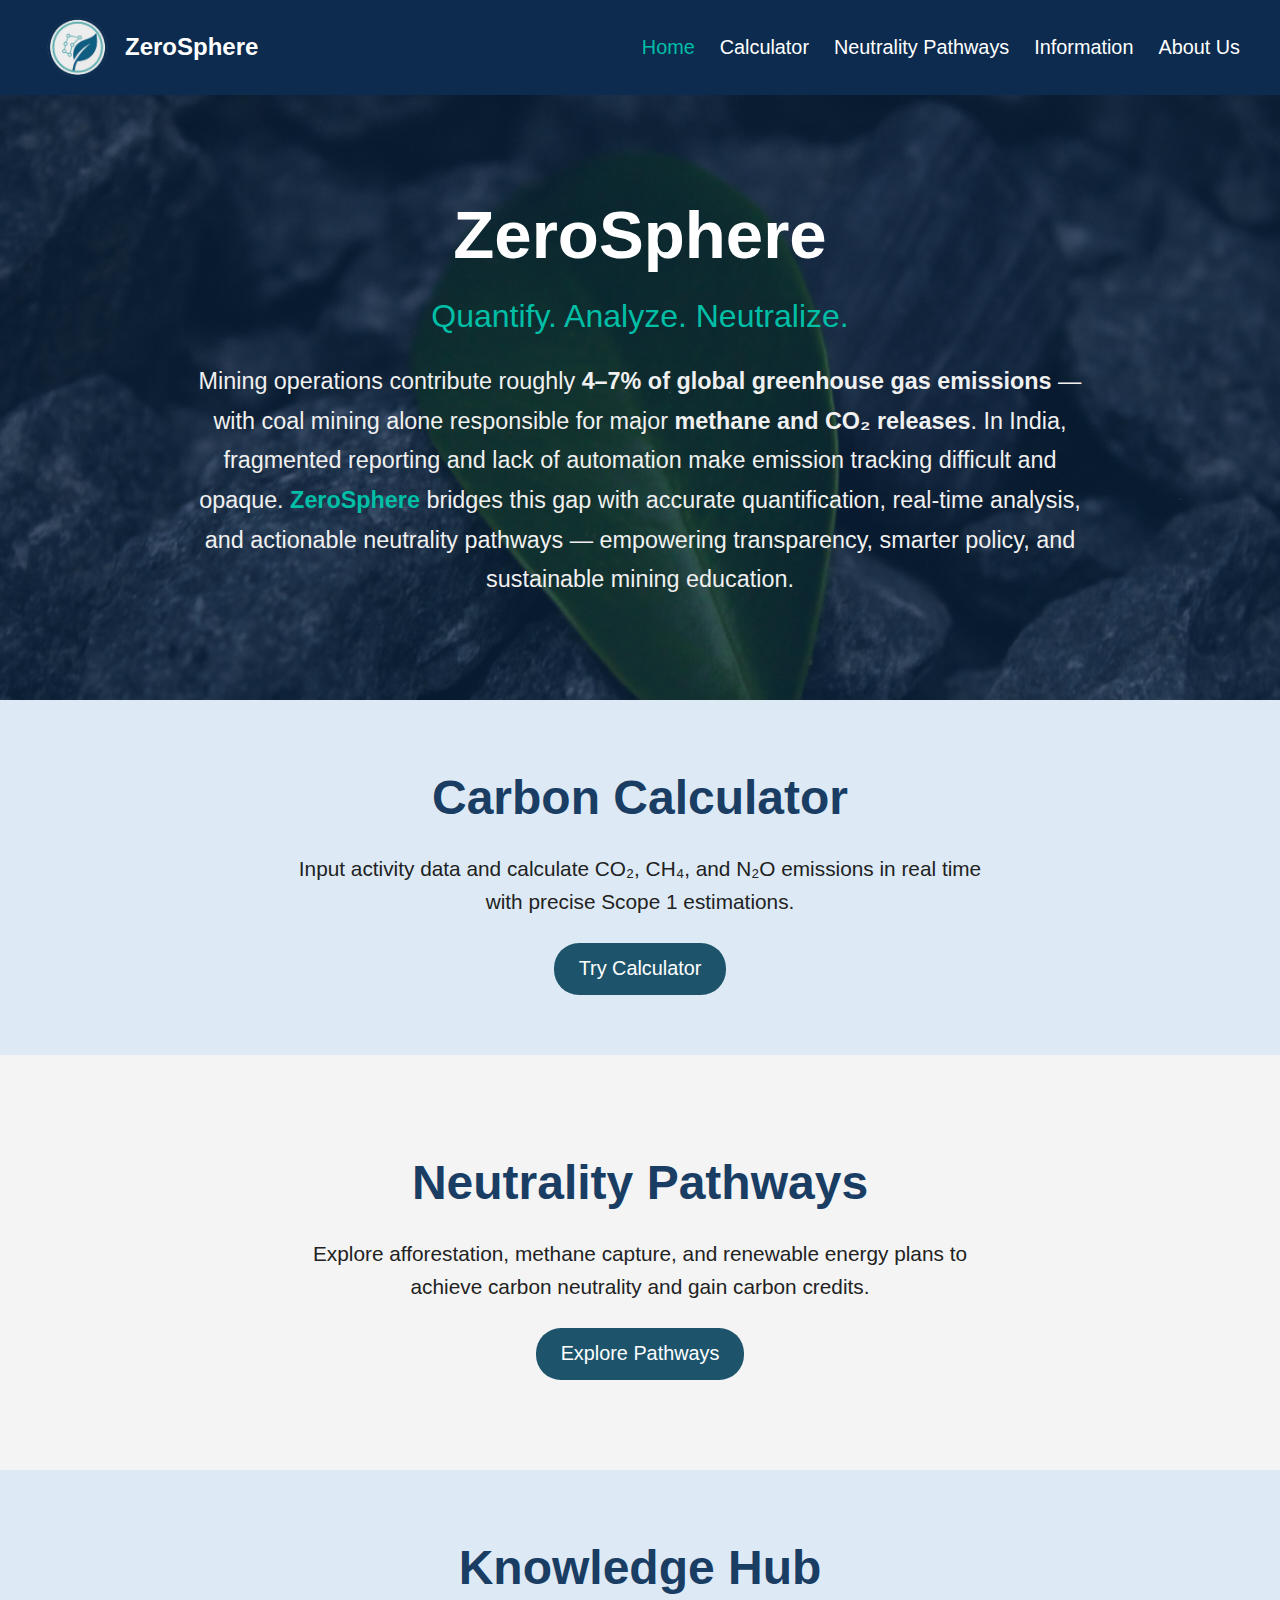
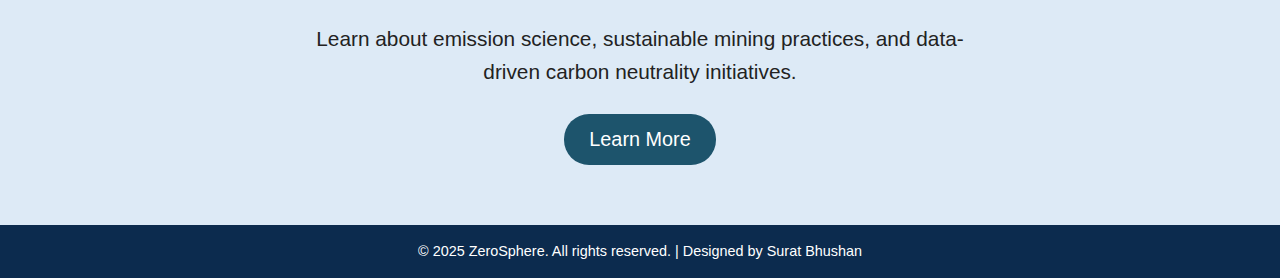
<file: index.html>
<!DOCTYPE html>
<html lang="en">
<head>
  <meta charset="UTF-8" />
  <meta name="viewport" content="width=device-width, initial-scale=1.0" />
  <title>ZeroSphere | Quantify. Analyze. Neutralize.</title>
  <link rel="stylesheet" href="css/style.css" />
</head>

<body>
  <!-- Navbar -->
  <header class="navbar">
    <div class="logo-section">
      <img src="./images/logo.png" alt="ZeroSphere Logo" class="logo" />
      <h1 class="site-name">ZeroSphere</h1>
    </div>
    <nav>
      <ul class="nav-links">
        <li><a href="index.html" class="active">Home</a></li>
        <li><a href="calculator.html">Calculator</a></li>
        <li><a href="pathways.html">Neutrality Pathways</a></li>
        <li><a href="info.html">Information</a></li>
        <li><a href="#">About Us</a></li>
      </ul>
    </nav>
  </header>

  <!-- Hero Section -->
  <section class="hero">
    <div class="hero-content">
      <h1>ZeroSphere</h1>
      <p class="tagline">Quantify. Analyze. Neutralize.</p>
      <p class="intro">
        Mining operations contribute roughly <strong>4–7% of global greenhouse gas emissions</strong> — with coal mining
        alone responsible for major <strong>methane and CO₂ releases</strong>.  
        In India, fragmented reporting and lack of automation make emission tracking difficult and opaque.  
        <span class="highlight">ZeroSphere</span> bridges this gap with accurate quantification, real-time analysis, and 
        actionable neutrality pathways — empowering transparency, smarter policy, and sustainable mining education.
      </p>
    </div>
  </section>

  <!-- Full-Width Feature Sections -->
  <section class="features">
    <div class="feature">
      <h2>Carbon Calculator</h2>
      <p>Input activity data and calculate CO₂, CH₄, and N₂O emissions in real time with precise Scope 1 estimations.</p>
      <a href="calculator.html" class="btn">Try Calculator</a>
    </div>

    <div class="feature">
      <h2>Neutrality Pathways</h2>
      <p>Explore afforestation, methane capture, and renewable energy plans to achieve carbon neutrality and gain carbon credits.</p>
      <a href="pathways.html" class="btn">Explore Pathways</a>
    </div>

    <div class="feature">
      <h2>Knowledge Hub</h2>
      <p>Learn about emission science, sustainable mining practices, and data-driven carbon neutrality initiatives.</p>
      <a href="info.html" class="btn">Learn More</a>
    </div>
  </section>

  <!-- Footer -->
  <footer>
    <p>© 2025 ZeroSphere. All rights reserved. | Designed by Surat Bhushan</p>
  </footer>
</body>
</html>
</file>
<file: css/style.css>
/* ================================
   ZeroSphere - style.css
   ================================ */

/* Global Colors */
:root {
  --dark-blue: #0c2b4e;
  --mid-blue: #1a3d64;
  --light-blue: #1d546c;
  --off-white: #f4f4f4;
  --accent: #00bfa6; /* Bright green-blue accent */
}

/* Reset and Base Styles */
* {
  margin: 0;
  padding: 0;
  box-sizing: border-box;
}

body {
  font-family: "Poppins", sans-serif;
  background-color: var(--off-white);
  color: #222;
  line-height: 1.6;
}

/* ================================
   Navbar
   ================================ */
.navbar {
  display: flex;
  justify-content: space-between;
  align-items: center;
  background-color: var(--dark-blue);
  color: white;
  padding: 10px 40px;
  position: sticky;
  top: 0;
  z-index: 1000;
  font-size: 1.25rem;
}

.logo-section {
  display: flex;
  align-items: center;
}

.logo {
  height: 75px;
  width: auto;
  margin-right: 10px;
}

.site-name {
  font-size: 1.5rem;
  font-weight: 600;
}

.nav-links {
  list-style: none;
  display: flex;
  gap: 25px;
}

.nav-links a {
  text-decoration: none;
  color: white;
  font-weight: 500;
  transition: color 0.3s ease;
}

.nav-links a:hover,
.nav-links a.active {
  color: var(--accent);
}

/* ================================
   Hero Section (Home)
   ================================ */
.hero {
  background: linear-gradient(
      rgba(12, 43, 78, 0.6),
      rgba(12, 43, 78, 0.6)
    ),
    url("../images/banner.jpg") center/cover no-repeat;
  color: white;
  text-align: center;
  padding: 100px 20px;
}

.hero h1 {
  font-size: 5rem;
  margin-bottom: 10px;
}

.tagline {
  font-size: 2rem;
  margin-bottom: 25px;
  color: var(--accent);
}

.intro {
  max-width: 850px;
  margin: 0 auto;
  font-size: 1.5rem;
}

.highlight {
  color: var(--accent);
  font-weight: 600;
}

/* ================================
   Features Section
   ================================ */
.features {
  display: flex;
  flex-direction: column;
  align-items: stretch;
  gap: 30px;
  padding: 0px;
}

/* First feature - light blue */
.feature:nth-child(1) {
  background-color: #ddeaf6;
}

/* Second feature - off white */
.feature:nth-child(2) {
  background-color: var(--off-white);
}

/* Third feature - light blue again */
.feature:nth-child(3) {
  background-color: #ddeaf6;
}

.feature {
  border-radius: 0;
  padding: 60px 20px;
  text-align: center;
  width: 100%;
  box-shadow: none;
  transition: background-color 0.3s ease;
}

.feature h2 {
  color: var(--mid-blue);
  margin-bottom: 15px;
  font-size: 3rem;
}

.feature p {
  max-width: 700px;
  margin: 0 auto 15px;
  font-size: 1.5rem;
}

/* Buttons */
.btn {
  display: inline-block;
  background-color: var(--light-blue);
  color: white;
  padding: 10px 25px;
  border-radius: 25px;
  margin-top: 10px;
  text-decoration: none;
  transition: background-color 0.3s ease;
  font-size: 1.5rem;
}

.btn:hover {
  background-color: var(--accent);
}

/* ================================
   Footer
   ================================ */
footer {
  background-color: var(--dark-blue);
  color: white;
  text-align: center;
  padding: 15px;
  font-size: 1rem;
}

/* ===========================================================
   CALCULATOR PAGE ADDITIONS
   =========================================================== */

/* ---------- Calculator Hero Section ---------- */
.calculator-hero {
  background: linear-gradient(
      rgba(12, 43, 78, 0.6),
      rgba(12, 43, 78, 0.6)
    ),
    url("../images/calculator-banner.jpg")center/cover no-repeat;
  color: white;
  text-align: center;
  padding: 100px 20px;
}

.calculator-hero h1 {
  font-size: 5rem;
  margin-bottom: 20px;
}

.calculator-hero .hero-subtext {
  max-width: 850px;
  margin: 0 auto;
  font-size: 1.5rem;
  line-height: 1.8;
}

/* ---------- Calculator Sections (Common Layout) ---------- */
.calculator-section {
  padding: 60px 20px;
  text-align: center;
}

.light-bg {
  background-color: #ddeaf6;
}

.alt-bg {
  background-color: var(--off-white);
}

.calculator-section h2 {
  font-size: 3rem;
  color: var(--mid-blue);
  margin-bottom: 15px;
}

.section-intro {
  font-size: 1.4rem;
  max-width: 850px;
  margin: 0 auto 40px;
  color: #333;
}

/* ---------- Input Grid ---------- */
.input-grid {
  display: grid;
  grid-template-columns: repeat(2, 1fr);
  gap: 25px 40px;
  max-width: 800px;
  margin: 0 auto 30px;
}

.form-field {
  display: flex;
  flex-direction: column;
  align-items: flex-start;
  text-align: left;
}

.form-field label {
  font-weight: 500;
  margin-bottom: 8px;
  color: var(--mid-blue);
  font-size: 1.2rem;
}

.form-field input {
  width: 100%;
  padding: 10px 15px;
  border: 2px solid var(--mid-blue);
  border-radius: 10px;
  font-size: 1.1rem;
  outline: none;
  transition: border-color 0.3s ease;
}

.form-field input:focus {
  border-color: var(--accent);
}

/* ---------- Calculation Buttons & Results ---------- */
.calc-btn {
  font-size: 1.4rem;
  padding: 10px 30px;
  margin-top: 20px;
}

.result-display {
  margin-top: 20px;
  font-size: 1.5rem;
  color: var(--dark-blue);
}

.result-display span {
  color: var(--accent);
  font-weight: 600;
}

/* ---------- Charts & Visualization ---------- */
.charts-container {
  display: flex;
  flex-direction: column;
  align-items: center;
  gap: 60px;
  margin-top: 40px;
}

.chart-box {
  background: white;
  border-radius: 15px;
  padding: 30px 20px;
  box-shadow: 0 2px 8px rgba(0, 0, 0, 0.1);
  width: 90%;
  max-width: 800px;
}

.chart-box h3 {
  color: var(--mid-blue);
  font-size: 1.8rem;
  margin-bottom: 20px;
}

.checkbox-group {
  display: flex;
  justify-content: center;
  gap: 20px;
  margin-bottom: 15px;
  font-size: 1.2rem;
}

.checkbox-group label {
  color: var(--dark-blue);
}

/* ---------- Download Button ---------- */
.download-section {
  margin-top: 40px;
}

.download-btn {
  font-size: 1.4rem;
  padding: 12px 35px;
}
/* ---------- Hero Section for Calculator Page ---------- */
.hero-calculator {
  background: linear-gradient(
      rgba(12, 43, 78, 0.65),
      rgba(12, 43, 78, 0.65)
    ),
    url("./") center/cover no-repeat;
  color: white;
  text-align: center;
  padding: 100px 20px;
}

.hero-calculator h1 {
  font-size: 5rem;
  margin-bottom: 10px;
}

.hero-calculator .tagline {
  font-size: 2rem;
  margin-bottom: 20px;
  color: var(--accent);
  font-weight: 500;
}

.hero-calculator .intro {
  max-width: 900px;
  margin: 0 auto;
  font-size: 1.5rem;
  line-height: 1.8;
  color: #f9f9f9;
}

/* ===========================================================
   CARBON NEUTRALITY PATHWAYS PAGE ADDITIONS
   =========================================================== */

/* ---------- Hero Section ---------- */
.hero-pathways {
  background: linear-gradient(
      rgba(12, 43, 78, 0.65),
      rgba(12, 43, 78, 0.65)
    ),
    url("../images/pathways-banner.jpg") center/cover no-repeat;
  color: white;
  text-align: center;
  padding: 100px 20px;
}

.hero-pathways h1 {
  font-size: 5rem;
  margin-bottom: 10px;
}

.hero-pathways .tagline {
  font-size: 2rem;
  color: var(--accent);
  margin-bottom: 20px;
}

.hero-pathways .intro {
  max-width: 900px;
  margin: 0 auto;
  font-size: 1.5rem;
  line-height: 1.8;
  color: #f9f9f9;
}

/* ---------- Pathways Section Layout ---------- */
.pathways-section {
  padding: 60px 20px;
  text-align: center;
}

.pathways-section h2 {
  font-size: 3rem;
  color: var(--mid-blue);
  margin-bottom: 15px;
}

.pathways-section .section-intro {
  font-size: 1.4rem;
  max-width: 850px;
  margin: 0 auto 40px;
  color: #333;
}

/* ---------- Method Blocks (Afforestation, Methane, Renewable) ---------- */
.methods-container {
  display: flex;
  flex-direction: column;
}

.method-block {
  position: relative;
  background-size: cover;
  background-position: center;
  color: white;
  min-height: 400px;
  display: flex;
  align-items: center;
  justify-content: center;
}

.method-block .overlay {
  background: rgba(0, 0, 0, 0.55);
  padding: 60px 20px;
  text-align: center;
  width: 100%;
}

.method-block h2 {
  font-size: 3rem;
  color: var(--accent);
  margin-bottom: 15px;
}

.method-block p {
  font-size: 1.4rem;
  max-width: 800px;
  margin: 0 auto 20px;
}

.method-btn {
  font-size: 1.3rem;
  margin-top: 10px;
  padding: 10px 25px;
}

/* ---------- Method Results Display ---------- */
.method-results {
  margin-top: 20px;
  display: flex;
  flex-direction: column;
  align-items: center;
  gap: 8px;
}

.method-results p {
  background: rgba(255, 255, 255, 0.9);
  color: var(--dark-blue);
  padding: 10px 20px;
  border-radius: 10px;
  font-size: 1.3rem;
  width: fit-content;
  min-width: 280px;
  text-align: center;
  box-shadow: 0 2px 8px rgba(0, 0, 0, 0.15);
}

/* ---------- Highlight Calculated Values (for both pages) ---------- */
.result-display span,
.method-results span {
  display: inline-block;
  background: var(--accent);
  color: white;
  padding: 6px 14px;
  border-radius: 8px;
  font-weight: 600;
  font-size: 1.3rem;
  margin-left: 6px;
}

/* ---------- Chart Section ---------- */
.pathways-section .chart-box {
  background: white;
  border-radius: 15px;
  padding: 30px 20px;
  box-shadow: 0 2px 8px rgba(0, 0, 0, 0.1);
  width: 90%;
  max-width: 900px;
  margin: 0 auto;
}

.pathways-section .chart-box h3 {
  color: var(--mid-blue);
  font-size: 1.8rem;
  margin-bottom: 20px;
}

/* ---------- Download Button ---------- */
.download-btn {
  margin-top: 30px;
  font-size: 1.4rem;
  padding: 12px 35px;
}

/* ===========================================================
   Checkbox Color Styling (applies to all pages)
   =========================================================== */
.checkbox-group input[type="checkbox"] {
  accent-color: var(--accent); /* Makes the checkbox tick mark green-blue */
  width: 18px;
  height: 18px;
  cursor: pointer;
  transition: transform 0.2s ease;
}

.checkbox-group input[type="checkbox"]:hover {
  transform: scale(1.1);
}

/* ===========================================================
  INFO & ABOUT PAGE STYLES
   =========================================================== */

/* ---------- Table of Contents (More Prominent) ---------- */

.toc {
  background-color: var(--mid-blue);
  color: black;
  width: 100%;
  text-align: left;
  padding: 50px 80px;
  box-shadow: 0 4px 8px rgba(0, 0, 0, 0.1);
}

.toc h2 {
  color: var(--accent);
  margin-bottom: 20px;
  font-size: 2.2rem;
  border-bottom: 2px solid var(--accent);
  display: inline-block;
  padding-bottom: 5px;
}

.toc ul {
  list-style: none;
  padding: 0;
  margin-top: 20px;
}

.toc li {
  margin: 10px 0;
}

.toc a {
  color: black;
  text-decoration: none;
  font-weight: 500;
  font-size: 1.3rem;
  transition: color 0.3s ease, padding-left 0.3s ease;
  display: inline-block;
}

.toc a:hover {
  color: var(--accent);
  padding-left: 10px;
}

/* ---------- Info Page Sections (Clear Distinction) ---------- */
.info-section {
  padding: 80px 40px;
  text-align: left;
  max-width: 1100px;
  margin: 0 auto;
  border-radius: 15px;
  transition: background-color 0.3s ease, transform 0.3s ease;
}

.info-section:nth-of-type(odd) {
  background-color: #ffffff;
}

.info-section:nth-of-type(even) {
  background-color: #ddeaf6;
}

.info-section:hover {
  transform: translateY(-5px);
}

.info-section h2 {
  color: var(--mid-blue);
  margin-bottom: 20px;
  font-size: 2.8rem;
  border-left: 5px solid var(--accent);
  padding-left: 15px;
}

.info-section p {
  font-size: 1.4rem;
  margin-bottom: 15px;
  line-height: 1.8;
  color: #333;
}

/* ---------- About Page Enhancements ---------- */

/* Vision Section */
.about-section {
  background-color: #ddeaf6;
  text-align: center;
  padding: 80px 40px;
  border-radius: 15px;
  box-shadow: 0 2px 8px rgba(0, 0, 0, 0.08);
}

.about-section h2 {
  font-size: 3rem;
  color: var(--mid-blue);
  margin-bottom: 25px;
  border-bottom: 3px solid var(--accent);
  display: inline-block;
  padding-bottom: 5px;
}

.about-section p {
  font-size: 1.5rem;
  max-width: 950px;
  margin: 0 auto;
  color:white;
  line-height: 1.9;
}

/* Team Section (More Dynamic) */
.team-section {
  background-color: var(--off-white);
  padding: 80px 40px;
  text-align: center;
}

.team-section h2 {
  font-size: 3rem;
  color: var(--mid-blue);
  margin-bottom: 40px;
  border-bottom: 3px solid var(--accent);
  display: inline-block;
  padding-bottom: 5px;
}

.team-container {
  display: flex;
  flex-wrap: wrap;
  justify-content: center;
  gap: 30px;
}

.team-card {
  background: linear-gradient(145deg, #ffffff, #eef5fa);
  border: 2px solid #cbd9e6;
  border-radius: 20px;
  padding: 40px 30px;
  width: 270px;
  box-shadow: 0 4px 10px rgba(0, 0, 0, 0.1);
  transition: transform 0.3s ease, box-shadow 0.3s ease;
}

.team-card:hover {
  transform: translateY(-8px);
  box-shadow: 0 6px 15px rgba(0, 0, 0, 0.15);
}

.team-card h3 {
  color: var(--dark-blue);
  margin-bottom: 12px;
  font-size: 1.6rem;
}

.team-card p {
  color: var(--mid-blue);
  font-size: 1.2rem;
}

/* Contact Section (Modern Look) */
.contact-section {
  background: var(--dark-blue);
  text-align: center;
  padding: 100px 20px;
  color: white;
}

.contact-section h2 {
  font-size: 3rem;
  margin-bottom: 25px;
  color: var(--accent);
}

.contact-section p {
  font-size: 1.4rem;
  margin-bottom: 30px;
  max-width: 750px;
  margin-left: auto;
  margin-right: auto;
  line-height: 1.9;
}

/* ===========================================================
   HERO BANNERS FOR INFO & ABOUT PAGES
   =========================================================== */

/* ---------- Info Page Hero Banner ---------- */
.hero-info {
  background: linear-gradient(
      rgba(12, 43, 78, 0.75),
      rgba(12, 43, 78, 0.75)
    ),
    url("../images/info-banner.jpg") center/cover no-repeat;
  color: white;
  text-align: center;
  padding: 120px 20px;
}

.hero-info h1 {
  font-size: 5rem;
  margin-bottom: 15px;
}

.hero-info .tagline {
  font-size: 2rem;
  color: var(--accent);
  margin-bottom: 15px;
  font-weight: 500;
}

.hero-info .intro {
  max-width: 900px;
  margin: 0 auto;
  font-size: 1.5rem;
  line-height: 1.8;
  color: #f0f0f0;
}

/* ---------- About Page Hero Banner ---------- */
.hero-about {
  background: linear-gradient(
      rgba(12, 43, 78, 0.75),
      rgba(12, 43, 78, 0.75)
    ),
    url("../images/about-banner.jpg") center/cover no-repeat;
  color: white;
  text-align: center;
  padding: 120px 20px;
}

.hero-about h1 {
  font-size: 5rem;
  margin-bottom: 15px;
}

.hero-about .tagline {
  font-size: 2rem;
  color: var(--accent);
  margin-bottom: 15px;
  font-weight: 500;
}

.hero-about .intro {
  max-width: 900px;
  margin: 0 auto;
  font-size: 1.5rem;
  line-height: 1.8;
  color: #f0f0f0;
}



/* Center and space out charts */
.chart-actions {
  display: flex;
  justify-content: center;
  gap: 20px;
  margin-top: 40px;
  margin-bottom: 40px;
}

.history-box {
  margin-top: 60px;
  display: flex;
  flex-direction: column;
  align-items: center;
  text-align: center;
}

#historyLine {
  width: 100%;
  max-width: 800px;
  margin: 40px auto 0 auto;
  display: block;
}

.download-section {
  text-align: center;
  margin-top: 40px;
}

.dataset-checkboxes input[type="checkbox"] {
  accent-color: var(--accent);
  width: 18px;
  height: 18px;
  cursor: pointer;
  margin-right: 6px;
}

.dataset-checkboxes div {
  display: flex;
  align-items: center;
  justify-content: center;
  margin: 4px 0;
}
/* ---------- Historical Line Chart Box ---------- */
.chart-box {
  background: white;
  border-radius: 15px;
  padding: 30px 20px;
  box-shadow: 0 2px 8px rgba(0, 0, 0, 0.1);
  width: 90%;
  max-width: 800px;
  margin: 0 auto 60px auto;
  text-align: center;
}

#historyLine {
  width: 100%;
  max-width: 700px;
  margin: 20px auto;
  display: block;
}

/* Green-blue accent for all checkboxes */
.history-controls input[type="checkbox"],
.dataset-checkboxes input[type="checkbox"] {
  accent-color: var(--accent);
}

.dataset-checkboxes {
  display: flex;
  flex-wrap: wrap;
  justify-content: center;
  gap: 10px;
  margin-top: 15px;
}
.dataset-checkboxes div {
  display: flex;
  align-items: center;
  gap: 6px;
  color: var(--dark-blue);
  font-size: 1.1rem;
}
/* ================================
   Responsive Styles
   ================================ */

/* ===== iPad & Tablets (768px - 1024px) ===== */
@media (max-width: 1024px) {
  .navbar {
  display: flex;
  flex-direction: row;
  justify-content: space-between; 
  align-items: center;
  font-size: 1rem;
  padding: 8px 15px;
}
.logo {
  height: 55px;
}

  .hero, .calculator-hero, .hero-calculator, .hero-pathways, .hero-info, .hero-about {
    padding: 80px 15px;
  }
  .hero h1,
  .hero-calculator h1,
  .hero-pathways h1,
  .hero-info h1,
  .hero-about h1 {
    font-size: 3.5rem;
  }
  .tagline {
    font-size: 1.6rem;
  }
  .intro, .calculator-hero .hero-subtext, .hero-calculator .intro, .hero-pathways .intro, .hero-info .intro, .hero-about .intro {
    font-size: 1.2rem;
  }
  .features {
    gap: 20px;
  }
  .feature h2 {
    font-size: 2.5rem;
  }
  .feature p {
    font-size: 1.3rem;
  }
  .team-card {
    width: 45%;
  }
  .input-grid {
    grid-template-columns: 1fr;
    gap: 20px;
  }
  .charts-container, .methods-container {
    gap: 40px;
  }
}

/* ===== Mobile (max-width: 767px) ===== */
@media (max-width: 767px) {
  .navbar {
  display: flex;
  flex-direction: row;
  justify-content: space-between;   
  align-items: center;
  font-size: 1rem;
  padding: 8px 15px;
}
.logo {
  height: 55px;
}

  .nav-links {
    flex-direction: column;
    gap: 10px;
    text-align: center;
  }
  .hero, .calculator-hero, .hero-calculator, .hero-pathways, .hero-info, .hero-about {
    padding: 60px 10px;
  }
  .hero h1,
  .hero-calculator h1,
  .hero-pathways h1,
  .hero-info h1,
  .hero-about h1 {
    font-size: 2.5rem;
  }
  .tagline {
    font-size: 1.4rem;
  }
  .intro, .calculator-hero .hero-subtext, .hero-calculator .intro, .hero-pathways .intro, .hero-info .intro, .hero-about .intro {
    font-size: 1rem;
  }
  .feature h2 {
    font-size: 2rem;
  }
  .feature p {
    font-size: 1.1rem;
  }
  .team-card {
    width: 90%;
  }
  .charts-container, .methods-container {
    gap: 30px;
  }
  .chart-box {
    padding: 20px 15px;
  }
  .method-block .overlay {
    padding: 40px 15px;
  }
  .input-grid {
    grid-template-columns: 1fr;
    gap: 15px;
  }
  .btn, .calc-btn, .download-btn, .method-btn {
    font-size: 1.2rem;
    padding: 8px 20px;
  }
}
/* ===========================================
   Slide-in Navbar for Mobile & Tablet
   =========================================== */
.hamburger {
  display: none;
  font-size: 2rem;
  color: white;
  cursor: pointer;
  z-index: 1201;
  
  margin-left: auto;    
  font-size: 1.8rem;
  color: white;
  cursor: pointer;
  z-index: 1201;
  line-height: 1;        
}



/* Mobile & Tablet Menu */
@media (max-width: 1024px) {
  .hamburger {
    display: block;
  }

  .nav-links {
    position: fixed;
    top: 0;
    left: -260px; /* Hidden by default */
    height: 100%;
    width: 250px;
    background-color: var(--dark-blue);
    flex-direction: column;
    justify-content: flex-start;
    align-items: flex-start;
    padding: 80px 20px;
    gap: 25px;
    transition: left 0.3s ease;
    z-index: 1200;
  }

  .nav-links.active {
    left: 0; /* Slide in */
  }

  .nav-links li {
    width: 100%;
  }

  .nav-links a {
    font-size: 1.3rem;
    display: block;
    width: 100%;
    padding: 10px 0;
    color: white;
    border-bottom: 1px solid rgba(255, 255, 255, 0.1);
  }

  /* Dim background when menu is open */
  body.menu-open::before {
    content: '';
    position: fixed;
    top: 0;
    left: 0;
    width: 100%;
    height: 100%;
    background: rgba(0, 0, 0, 0.5);
    z-index: 1100;
    pointer-events: none;

  }
}
/* ================================
   ZeroSphere - style.css (Standardized Typography)
   ================================ */

/* Global Colors */
:root {
  --dark-blue: #0c2b4e;
  --mid-blue: #1a3d64;
  --light-blue: #1d546c;
  --off-white: #f4f4f4;
  --accent: #00bfa6; /* Bright green-blue accent */
}

/* Reset and Base Styles */
* {
  margin: 0;
  padding: 0;
  box-sizing: border-box;
}

body {
  font-family: "Poppins", sans-serif;
  background-color: var(--off-white);
  color: #222;
  line-height: 1.6;
}

/* ================================
   Navbar
   ================================ */
.navbar {
  display: flex;
  justify-content: space-between;
  align-items: center;
  background-color: var(--dark-blue);
  color: white;
  padding: 10px 40px;
  position: sticky;
  top: 0;
  z-index: 1000;
  font-size: clamp(1rem, 1vw + 0.5rem, 1.25rem);
}

.logo-section {
  display: flex;
  align-items: center;
}

.logo {
  height: 75px;
  width: auto;
  margin-right: 10px;
}

.site-name {
  font-size: clamp(1.2rem, 1vw + 0.8rem, 1.5rem);
  font-weight: 600;
}

.nav-links {
  list-style: none;
  display: flex;
  gap: 25px;
}

.nav-links a {
  text-decoration: none;
  color: white;
  font-weight: 500;
  transition: color 0.3s ease;
  font-size: clamp(1rem, 0.8vw + 0.6rem, 1.3rem);
}

.nav-links a:hover,
.nav-links a.active {
  color: var(--accent);
}

/* ================================
   Hero Section (All Pages Standardized)
   ================================ */
.hero,
.calculator-hero,
.hero-calculator,
.hero-pathways,
.hero-info,
.hero-about {
  color: white;
  text-align: center;
  padding: 100px 20px;
  background-size: cover;
  background-position: center;
}

.hero h1,
.calculator-hero h1,
.hero-calculator h1,
.hero-pathways h1,
.hero-info h1,
.hero-about h1 {
  font-size: clamp(2.5rem, 4vw + 1rem, 5rem);
  margin-bottom: 15px;
  line-height: 1.2;
}

.tagline,
.calculator-hero .tagline,
.hero-calculator .tagline,
.hero-pathways .tagline,
.hero-info .tagline,
.hero-about .tagline {
  font-size: clamp(1.2rem, 2vw + 0.6rem, 2rem);
  margin-bottom: 20px;
  color: var(--accent);
  font-weight: 500;
}

.intro,
.calculator-hero .hero-subtext,
.hero-calculator .intro,
.hero-pathways .intro,
.hero-info .intro,
.hero-about .intro {
  max-width: 900px;
  margin: 0 auto;
  font-size: clamp(1rem, 1.2vw + 0.5rem, 1.5rem);
  line-height: 1.7;
  color: #f0f0f0;
}

.highlight {
  color: var(--accent);
  font-weight: 600;
}

/* ================================
   Features Section
   ================================ */
.features {
  display: flex;
  flex-direction: column;
  align-items: stretch;
  gap: 30px;
  padding: 0;
}

.feature {
  border-radius: 0;
  padding: 60px 20px;
  text-align: center;
  width: 100%;
}

.feature:nth-child(1),
.feature:nth-child(3) {
  background-color: #ddeaf6;
}

.feature:nth-child(2) {
  background-color: var(--off-white);
}

.feature h2 {
  color: var(--mid-blue);
  margin-bottom: 15px;
  font-size: clamp(1.8rem, 2.5vw + 1rem, 3rem);
}

.feature p {
  max-width: 700px;
  margin: 0 auto 15px;
  font-size: clamp(1rem, 1vw + 0.5rem, 1.5rem);
}

/* Buttons */
.btn,
.calc-btn,
.method-btn,
.download-btn {
  display: inline-block;
  background-color: var(--light-blue);
  color: white;
  padding: 10px 25px;
  border-radius: 25px;
  margin-top: 10px;
  text-decoration: none;
  transition: background-color 0.3s ease;
  font-size: clamp(1rem, 0.8vw + 0.6rem, 1.4rem);
}

.btn:hover,
.calc-btn:hover,
.method-btn:hover,
.download-btn:hover {
  background-color: var(--accent);
}

/* ================================
   Footer
   ================================ */
footer {
  background-color: var(--dark-blue);
  color: white;
  text-align: center;
  padding: 15px;
  font-size: clamp(0.9rem, 0.5vw + 0.5rem, 1rem);
}

/* ================================
   Section Headings (Uniform)
   ================================ */
.calculator-section h2,
.pathways-section h2,
.info-section h2,
.about-section h2,
.team-section h2
{
  font-size: clamp(1.8rem, 2.5vw + 1rem, 3rem);
  color: var(--mid-blue);
  margin-bottom: 15px;
}

/* ================================
   Section Paragraphs (Uniform)
   ================================ */
.section-intro,
.info-section p,
.about-section p,

.pathways-section .section-intro {
  font-size: clamp(1rem, 1vw + 0.5rem, 1.4rem);
  line-height: 1.8;
  color: #333;
}

/* ================================
   Charts, Cards & Miscellaneous
   ================================ */
.chart-box h3,
.team-card h3 {
  font-size: clamp(1.2rem, 1vw + 0.6rem, 1.8rem);
}

.team-card p,
.checkbox-group,
.method-results p,
.result-display {
  font-size: clamp(1rem, 0.8vw + 0.5rem, 1.3rem);
}

/* ================================
   Responsive Navbar
   ================================ */
.hamburger {
  display: none;
  font-size: 2rem;
  color: white;
  cursor: pointer;
  z-index: 1201;
  margin-left: auto;
  line-height: 1;
}

@media (max-width: 1024px) {
  .hamburger {
    display: block;
  }

  .nav-links {
    position: fixed;
    top: 0;
    left: -260px;
    height: 100%;
    width: 250px;
    background-color: var(--dark-blue);
    flex-direction: column;
    justify-content: flex-start;
    align-items: flex-start;
    padding: 80px 20px;
    gap: 25px;
    transition: left 0.3s ease;
    z-index: 1200;
  }

  .nav-links.active {
    left: 0;
  }

  .nav-links a {
    font-size: clamp(1rem, 0.8vw + 0.5rem, 1.3rem);
    display: block;
    width: 100%;
    padding: 10px 0;
    border-bottom: 1px solid rgba(255, 255, 255, 0.1);
  }

  body.menu-open::before {
    content: '';
    position: fixed;
    top: 0;
    left: 0;
    width: 100%;
    height: 100%;
    background: rgba(0, 0, 0, 0.5);
    z-index: 1100;
    pointer-events: none;
  }
}
/* =========================================
   Final Responsive Spacing Tweaks
   ========================================= */

/* Slightly tighter padding for smaller screens */
@media (max-width: 1024px) {
  section,
  .features,
  .calculator-section,
  .pathways-section,
  .info-section,
  .about-section,
  .team-section,
  .contact-section {
    padding: 50px 25px;
  }

  .hero,
  .hero-calculator,
  .hero-pathways,
  .hero-info,
  .hero-about {
    padding: 80px 20px;
  }
}

@media (max-width: 767px) {
  section,
  .features,
  .calculator-section,
  .pathways-section,
  .info-section,
  .about-section,
  .team-section,
  .contact-section {
    padding: 40px 15px;
  }

  .hero,
  .hero-calculator,
  .hero-pathways,
  .hero-info,
  .hero-about {
    padding: 60px 15px;
  }

  footer {
    padding: 12px;
  }
}

/* Prevent mouse scroll and arrow spinners changing number inputs */
input[type=number]::-webkit-inner-spin-button,
input[type=number]::-webkit-outer-spin-button {
  -webkit-appearance: none;
  margin: 0;
}

input[type=number] {
  appearance: textfield;
  touch-action: manipulation; /* disables scroll changing values on touch devices */
}
</file>
